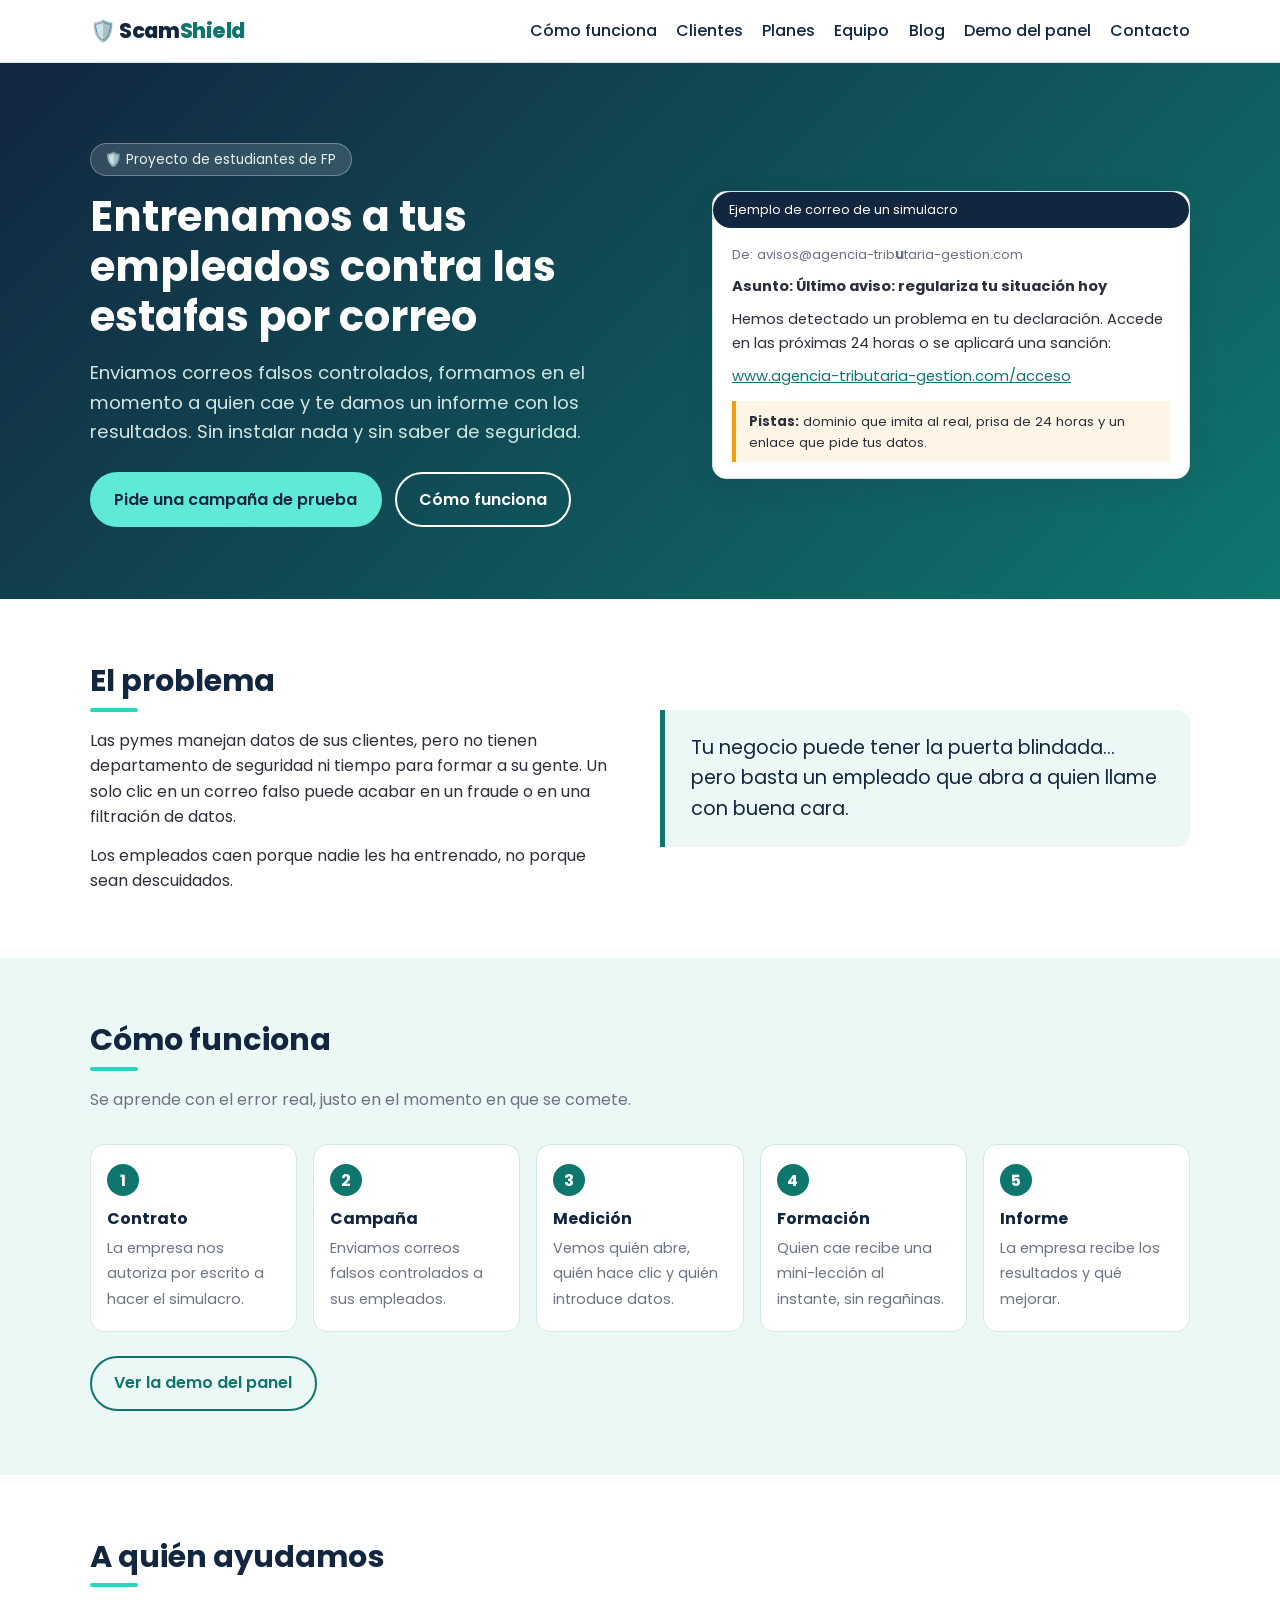
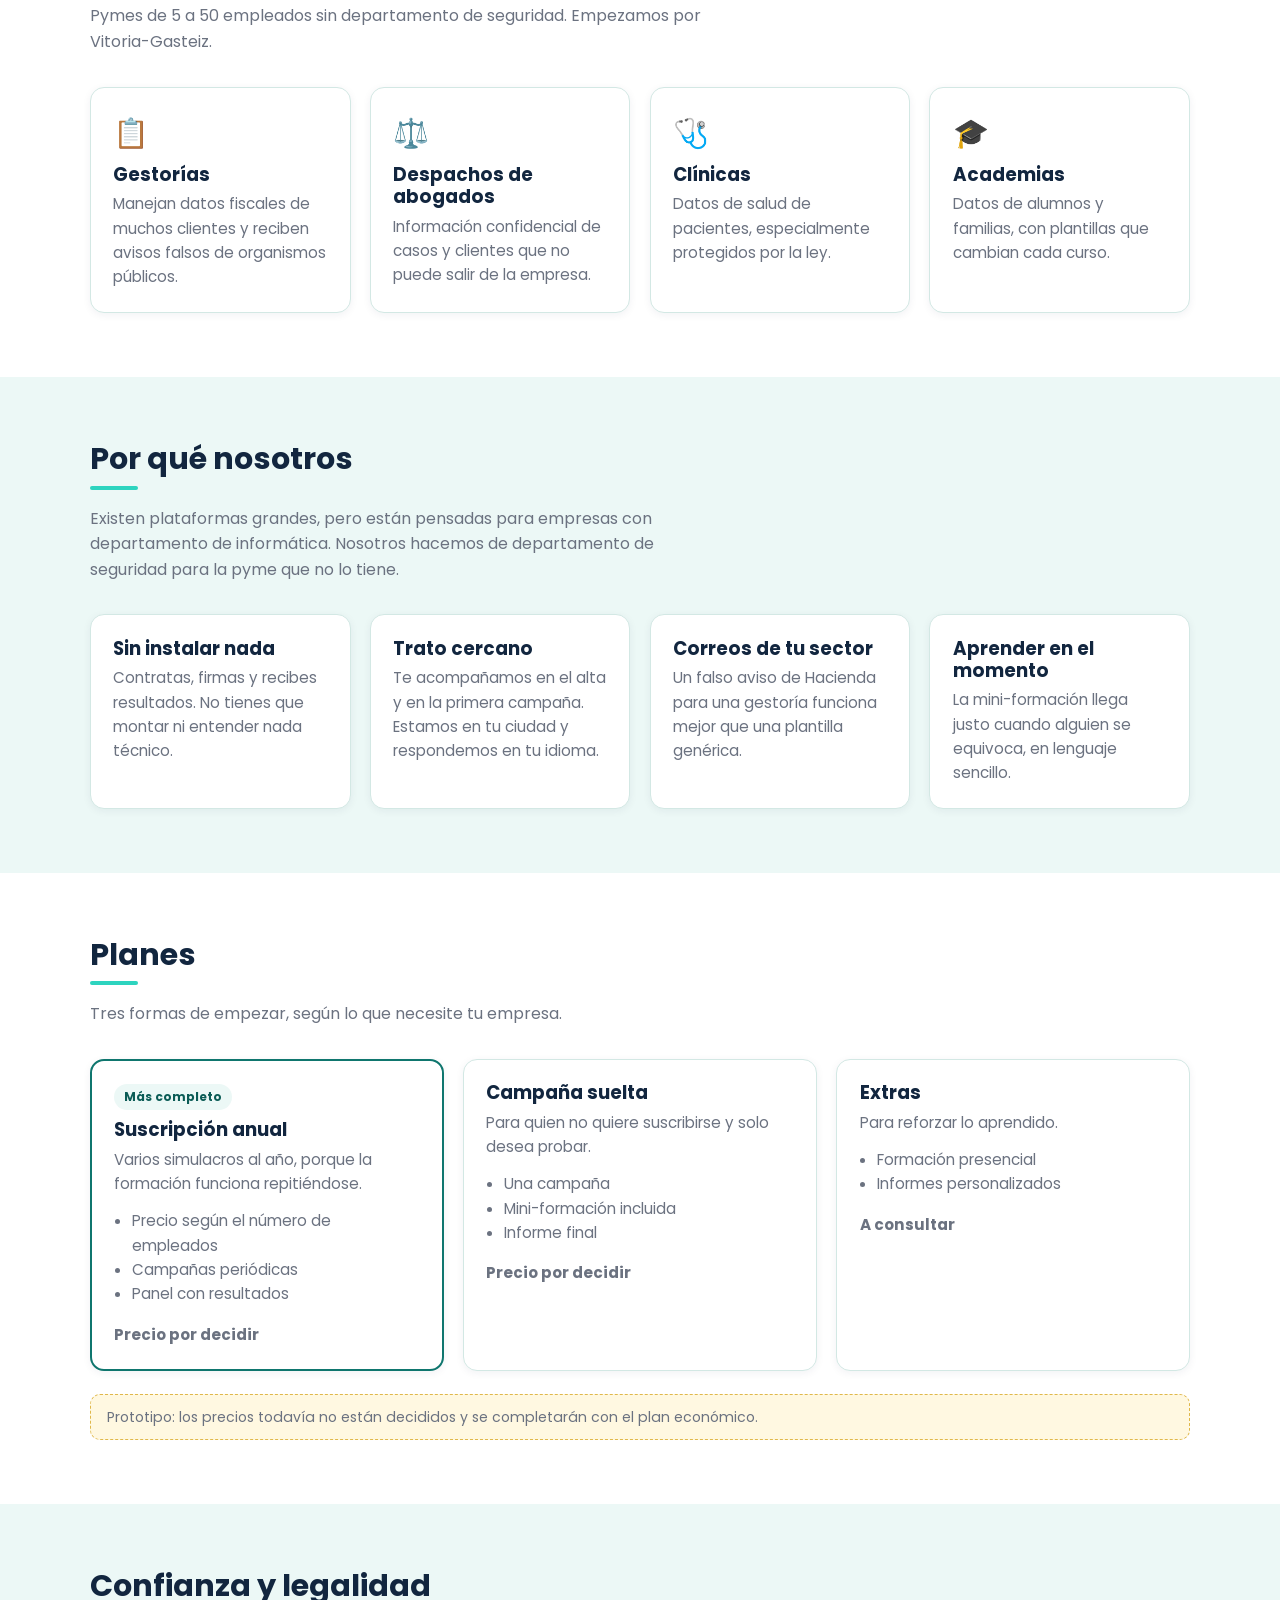
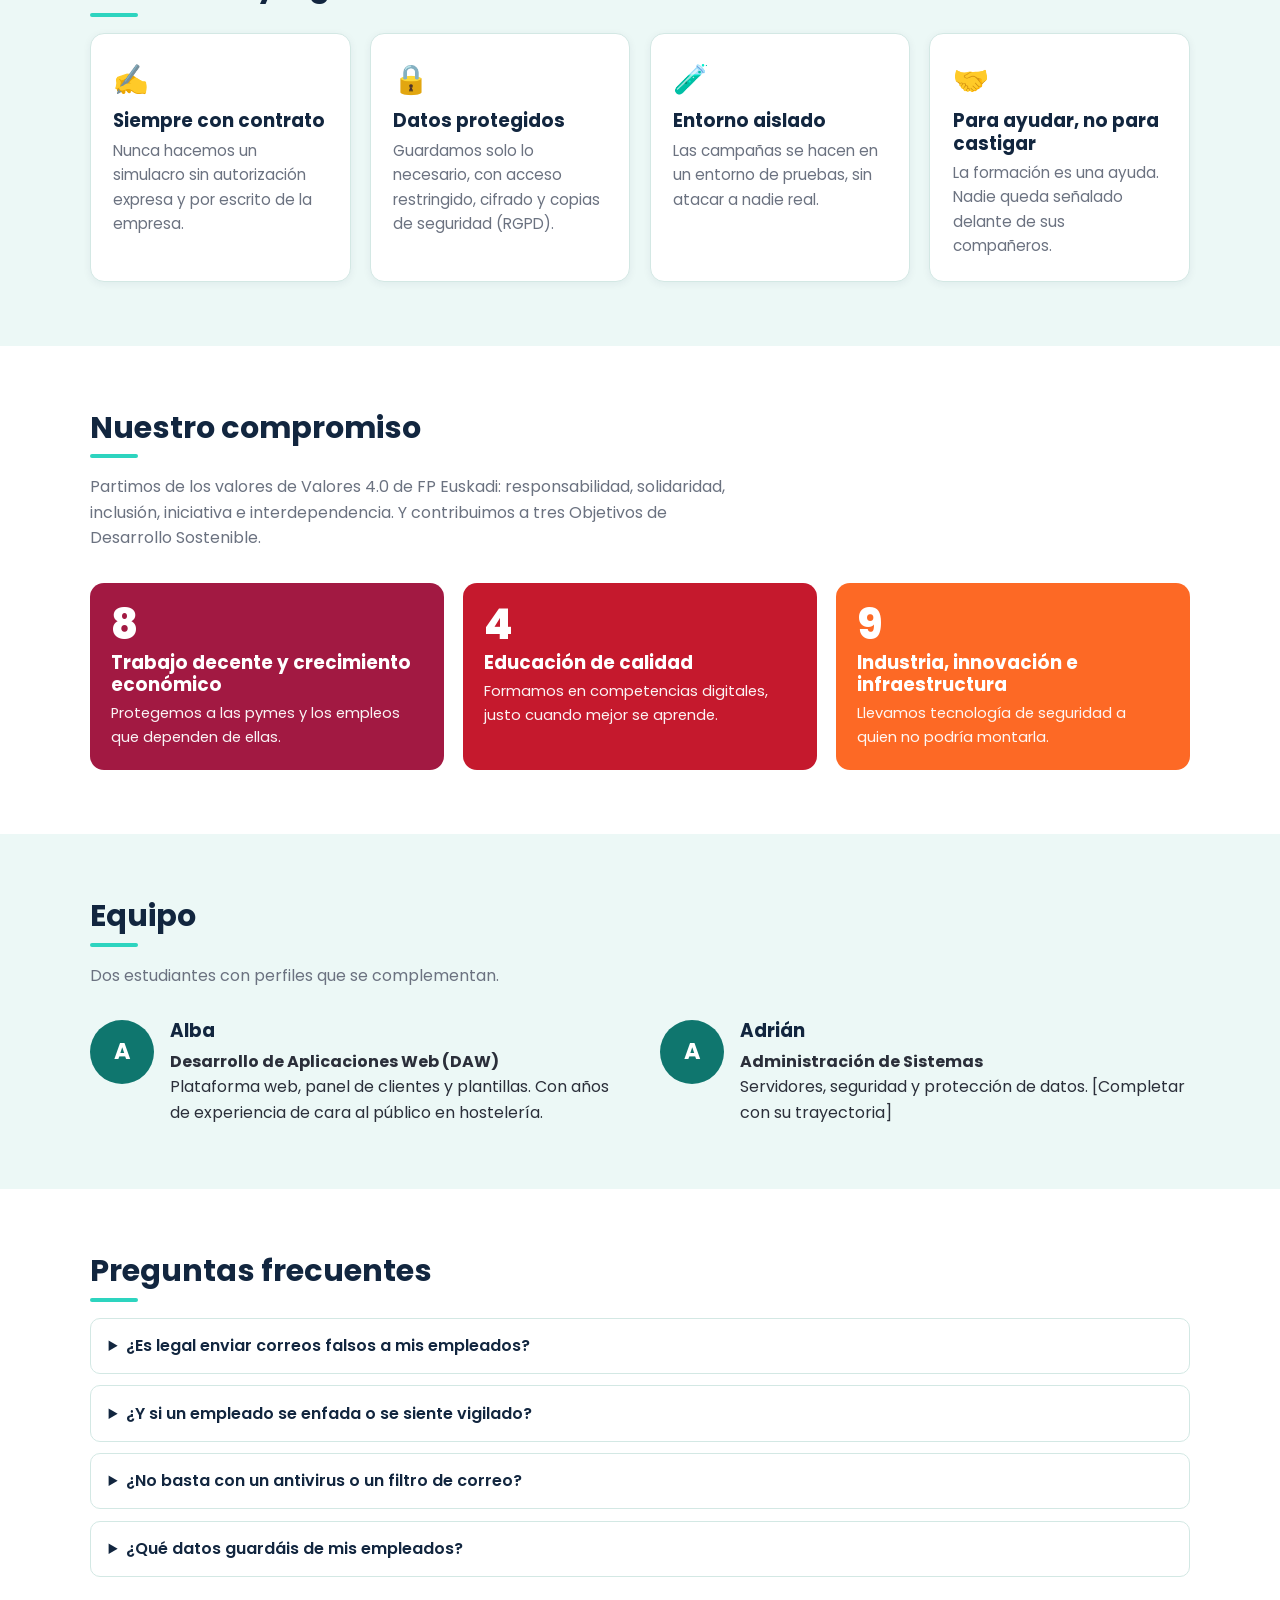
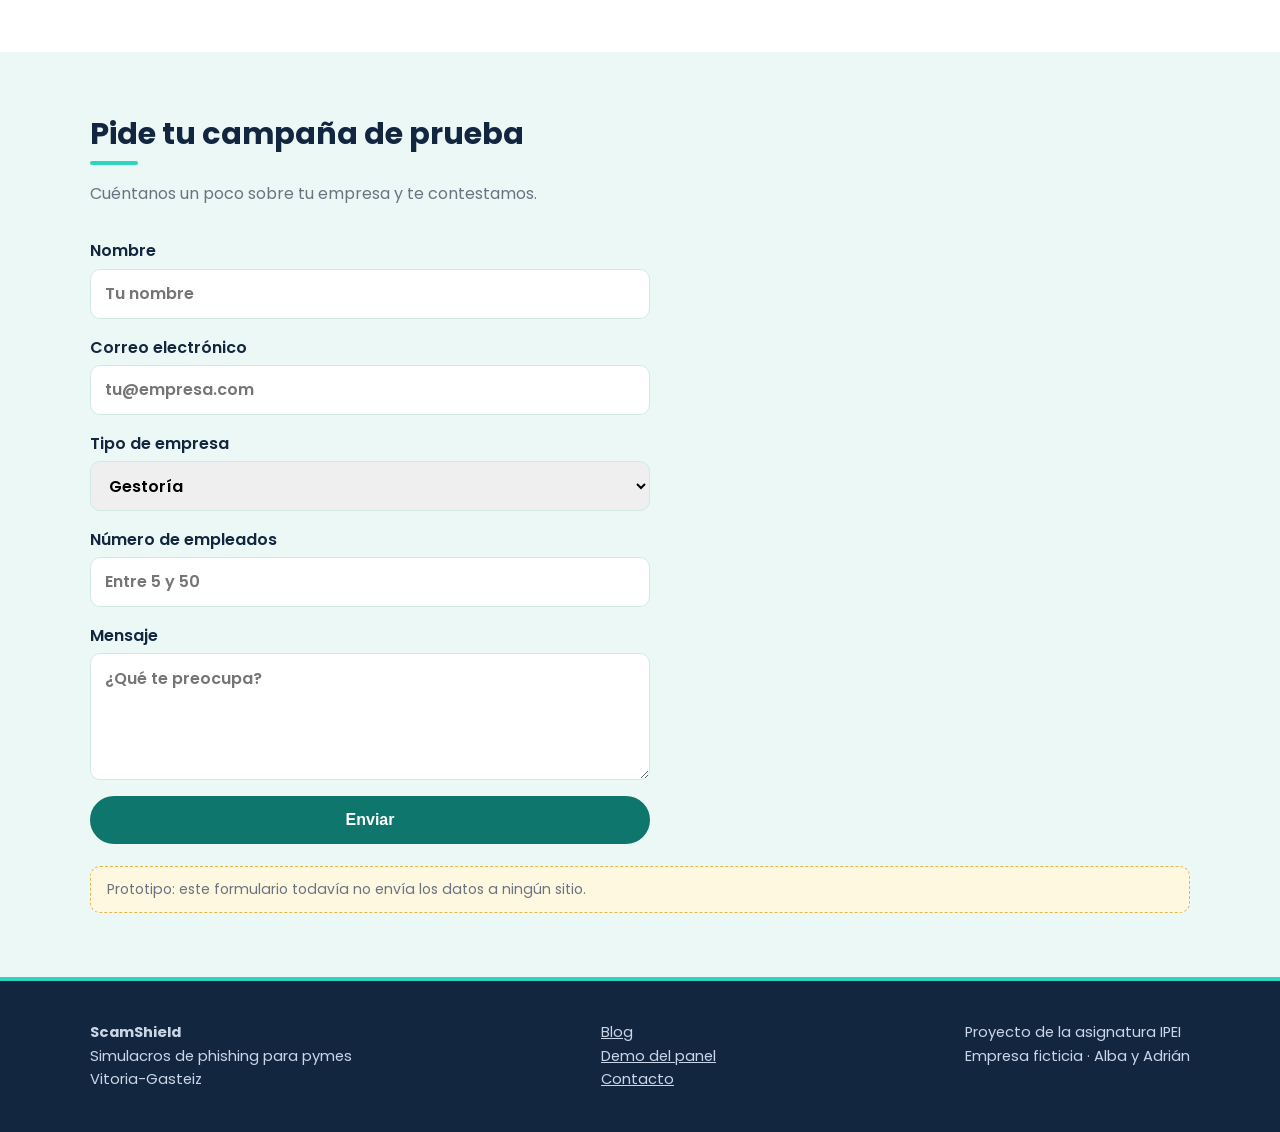
<file: index.html>
<!DOCTYPE html>
<html lang="es">
<head>
  <meta charset="UTF-8">
  <meta name="viewport" content="width=device-width, initial-scale=1.0">
  <title>ScamShield · Entrenamos a tus empleados contra las estafas por correo</title>
  <meta name="description" content="Simulacros de phishing y mini-formación para pymes. Servicio llave en mano, con trato cercano.">
  <link rel="preconnect" href="https://fonts.googleapis.com">
  <link href="https://fonts.googleapis.com/css2?family=Poppins:wght@400;500;600;700;800&display=swap" rel="stylesheet">
  <link rel="stylesheet" href="css/styles.css">
</head>
<body>

  
  <header class="cabecera">
    <div class="contenedor">
      <a class="logo" href="index.html">🛡️ Scam<span>Shield</span></a>
      <nav>
        <ul class="menu">
          <li><a href="#como-funciona">Cómo funciona</a></li>
          <li><a href="#clientes">Clientes</a></li>
          <li><a href="#planes">Planes</a></li>
          <li><a href="#equipo">Equipo</a></li>
          <li><a href="blog.html">Blog</a></li>
          <li><a href="panel.html">Demo del panel</a></li>
          <li><a href="#contacto">Contacto</a></li>
        </ul>
      </nav>
    </div>
  </header>

  <main>

    
    <section class="portada">
      <div class="contenedor">
        <div>
          <span class="insignia">🛡️ Proyecto de estudiantes de FP</span>
          <h1>Entrenamos a tus empleados contra las estafas por correo</h1>
          <p class="entradilla">
            Enviamos correos falsos controlados, formamos en el momento a quien cae
            y te damos un informe con los resultados. Sin instalar nada y sin saber de seguridad.
          </p>
          <div class="botones">
            <a class="boton" href="#contacto">Pide una campaña de prueba</a>
            <a class="boton secundario" href="#como-funciona">Cómo funciona</a>
          </div>
        </div>

        
        <aside class="correo-falso" aria-label="Ejemplo de correo falso de un simulacro">
          <div class="barra">Ejemplo de correo de un simulacro</div>
          <div class="cuerpo">
            <p class="de">De: avisos@agencia-trib<strong>u</strong>taria-gestion.com</p>
            <p><strong>Asunto: Último aviso: regulariza tu situación hoy</strong></p>
            <p>Hemos detectado un problema en tu declaración. Accede en las próximas 24 horas
               o se aplicará una sanción:</p>
            <p><span class="enlace-falso">www.agencia-tributaria-gestion.com/acceso</span></p>
            <div class="pista">
              <strong>Pistas:</strong> dominio que imita al real, prisa de 24 horas y un enlace que pide tus datos.
            </div>
          </div>
        </aside>
      </div>
    </section>

    
    <section id="problema">
      <div class="contenedor dos-columnas">
        <div>
          <h2>El problema</h2>
          <p>
            Las pymes manejan datos de sus clientes, pero no tienen departamento de seguridad
            ni tiempo para formar a su gente. Un solo clic en un correo falso puede acabar en
            un fraude o en una filtración de datos.
          </p>
          <p style="margin-top:0.8rem">
            Los empleados caen porque nadie les ha entrenado, no porque sean descuidados.
          </p>
        </div>
        <blockquote class="cita">
          Tu negocio puede tener la puerta blindada… pero basta un empleado que abra a quien
          llame con buena cara.
        </blockquote>
      </div>
    </section>

    
    <section id="como-funciona" class="fondo-suave">
      <div class="contenedor">
        <h2>Cómo funciona</h2>
        <p class="subtitulo-seccion">
          Se aprende con el error real, justo en el momento en que se comete.
        </p>
        <ol class="pasos">
          <li><strong>Contrato</strong><span>La empresa nos autoriza por escrito a hacer el simulacro.</span></li>
          <li><strong>Campaña</strong><span>Enviamos correos falsos controlados a sus empleados.</span></li>
          <li><strong>Medición</strong><span>Vemos quién abre, quién hace clic y quién introduce datos.</span></li>
          <li><strong>Formación</strong><span>Quien cae recibe una mini-lección al instante, sin regañinas.</span></li>
          <li><strong>Informe</strong><span>La empresa recibe los resultados y qué mejorar.</span></li>
        </ol>
        <p style="margin-top:1.5rem"><a class="boton secundario" href="panel.html">Ver la demo del panel</a></p>
      </div>
    </section>

    
    <section id="clientes">
      <div class="contenedor">
        <h2>A quién ayudamos</h2>
        <p class="subtitulo-seccion">
          Pymes de 5 a 50 empleados sin departamento de seguridad. Empezamos por Vitoria-Gasteiz.
        </p>
        <div class="rejilla">
          <article class="tarjeta"><div class="icono">📋</div><h3>Gestorías</h3><p>Manejan datos fiscales de muchos clientes y reciben avisos falsos de organismos públicos.</p></article>
          <article class="tarjeta"><div class="icono">⚖️</div><h3>Despachos de abogados</h3><p>Información confidencial de casos y clientes que no puede salir de la empresa.</p></article>
          <article class="tarjeta"><div class="icono">🩺</div><h3>Clínicas</h3><p>Datos de salud de pacientes, especialmente protegidos por la ley.</p></article>
          <article class="tarjeta"><div class="icono">🎓</div><h3>Academias</h3><p>Datos de alumnos y familias, con plantillas que cambian cada curso.</p></article>
        </div>
      </div>
    </section>

    
    <section class="fondo-suave" id="por-que">
      <div class="contenedor">
        <h2>Por qué nosotros</h2>
        <p class="subtitulo-seccion">
          Existen plataformas grandes, pero están pensadas para empresas con departamento de informática.
          Nosotros hacemos de departamento de seguridad para la pyme que no lo tiene.
        </p>
        <div class="rejilla">
          <article class="tarjeta"><h3>Sin instalar nada</h3><p>Contratas, firmas y recibes resultados. No tienes que montar ni entender nada técnico.</p></article>
          <article class="tarjeta"><h3>Trato cercano</h3><p>Te acompañamos en el alta y en la primera campaña. Estamos en tu ciudad y respondemos en tu idioma.</p></article>
          <article class="tarjeta"><h3>Correos de tu sector</h3><p>Un falso aviso de Hacienda para una gestoría funciona mejor que una plantilla genérica.</p></article>
          <article class="tarjeta"><h3>Aprender en el momento</h3><p>La mini-formación llega justo cuando alguien se equivoca, en lenguaje sencillo.</p></article>
        </div>
      </div>
    </section>

    
    <section id="planes">
      <div class="contenedor">
        <h2>Planes</h2>
        <p class="subtitulo-seccion">Tres formas de empezar, según lo que necesite tu empresa.</p>
        <div class="rejilla">
          <article class="tarjeta destacada">
            <span class="etiqueta">Más completo</span>
            <h3>Suscripción anual</h3>
            <p>Varios simulacros al año, porque la formación funciona repitiéndose.</p>
            <ul><li>Precio según el número de empleados</li><li>Campañas periódicas</li><li>Panel con resultados</li></ul>
            <p class="precio">Precio por decidir</p>
          </article>
          <article class="tarjeta">
            <h3>Campaña suelta</h3>
            <p>Para quien no quiere suscribirse y solo desea probar.</p>
            <ul><li>Una campaña</li><li>Mini-formación incluida</li><li>Informe final</li></ul>
            <p class="precio">Precio por decidir</p>
          </article>
          <article class="tarjeta">
            <h3>Extras</h3>
            <p>Para reforzar lo aprendido.</p>
            <ul><li>Formación presencial</li><li>Informes personalizados</li></ul>
            <p class="precio">A consultar</p>
          </article>
        </div>
        <p class="aviso-prototipo">
          Prototipo: los precios todavía no están decididos y se completarán con el plan económico.
        </p>
      </div>
    </section>

    
    <section class="fondo-suave" id="confianza">
      <div class="contenedor">
        <h2>Confianza y legalidad</h2>
        <div class="rejilla">
          <article class="tarjeta"><div class="icono">✍️</div><h3>Siempre con contrato</h3><p>Nunca hacemos un simulacro sin autorización expresa y por escrito de la empresa.</p></article>
          <article class="tarjeta"><div class="icono">🔒</div><h3>Datos protegidos</h3><p>Guardamos solo lo necesario, con acceso restringido, cifrado y copias de seguridad (RGPD).</p></article>
          <article class="tarjeta"><div class="icono">🧪</div><h3>Entorno aislado</h3><p>Las campañas se hacen en un entorno de pruebas, sin atacar a nadie real.</p></article>
          <article class="tarjeta"><div class="icono">🤝</div><h3>Para ayudar, no para castigar</h3><p>La formación es una ayuda. Nadie queda señalado delante de sus compañeros.</p></article>
        </div>
      </div>
    </section>

    
    <section id="ods">
      <div class="contenedor">
        <h2>Nuestro compromiso</h2>
        <p class="subtitulo-seccion">
          Partimos de los valores de Valores 4.0 de FP Euskadi: responsabilidad, solidaridad,
          inclusión, iniciativa e interdependencia. Y contribuimos a tres Objetivos de Desarrollo Sostenible.
        </p>
        <div class="ods">
          <div class="ficha ods8"><div class="numero">8</div><h3>Trabajo decente y crecimiento económico</h3><p>Protegemos a las pymes y los empleos que dependen de ellas.</p></div>
          <div class="ficha ods4"><div class="numero">4</div><h3>Educación de calidad</h3><p>Formamos en competencias digitales, justo cuando mejor se aprende.</p></div>
          <div class="ficha ods9"><div class="numero">9</div><h3>Industria, innovación e infraestructura</h3><p>Llevamos tecnología de seguridad a quien no podría montarla.</p></div>
        </div>
      </div>
    </section>

    
    <section class="fondo-suave" id="equipo">
      <div class="contenedor">
        <h2>Equipo</h2>
        <p class="subtitulo-seccion">Dos estudiantes con perfiles que se complementan.</p>
        <div class="dos-columnas">
          <div class="persona">
            <div class="avatar" aria-hidden="true">A</div>
            <div>
              <h3>Alba</h3>
              <p><strong>Desarrollo de Aplicaciones Web (DAW)</strong></p>
              <p>Plataforma web, panel de clientes y plantillas. Con años de experiencia de cara al público en hostelería.</p>
            </div>
          </div>
          <div class="persona">
            <div class="avatar" aria-hidden="true">A</div>
            <div>
              <h3>Adrián</h3>
              <p><strong>Administración de Sistemas</strong></p>
              <p>Servidores, seguridad y protección de datos. [Completar con su trayectoria]</p>
            </div>
          </div>
        </div>
      </div>
    </section>

    
    <section id="faq">
      <div class="contenedor">
        <h2>Preguntas frecuentes</h2>
        <details>
          <summary>¿Es legal enviar correos falsos a mis empleados?</summary>
          <p>Sí, siempre que la empresa lo contrate y autorice por escrito. Sin ese permiso sería un ataque real, por eso la firma es el primer paso.</p>
        </details>
        <details>
          <summary>¿Y si un empleado se enfada o se siente vigilado?</summary>
          <p>La formación se plantea como ayuda y la empresa explica el programa a su plantilla antes de empezar. Funciona como un simulacro de incendio: sirve para saber cómo reaccionar.</p>
        </details>
        <details>
          <summary>¿No basta con un antivirus o un filtro de correo?</summary>
          <p>Ayudan, pero ningún filtro lo para todo, y al final una persona decide si hace clic. Nosotros trabajamos esa última barrera.</p>
        </details>
        <details>
          <summary>¿Qué datos guardáis de mis empleados?</summary>
          <p>Solo lo necesario, con acceso restringido, cifrado y copias de seguridad, conforme al RGPD.</p>
        </details>
      </div>
    </section>

    
    <section class="fondo-suave" id="contacto">
      <div class="contenedor">
        <h2>Pide tu campaña de prueba</h2>
        <p class="subtitulo-seccion">Cuéntanos un poco sobre tu empresa y te contestamos.</p>
        
        <form class="formulario" action="#" method="post">
          <label>Nombre
            <input type="text" name="nombre" placeholder="Tu nombre" required>
          </label>
          <label>Correo electrónico
            <input type="email" name="correo" placeholder="tu@empresa.com" required>
          </label>
          <label>Tipo de empresa
            <select name="sector">
              <option>Gestoría</option>
              <option>Despacho de abogados</option>
              <option>Clínica</option>
              <option>Academia</option>
              <option>Otro</option>
            </select>
          </label>
          <label>Número de empleados
            <input type="number" name="empleados" min="1" max="50" placeholder="Entre 5 y 50">
          </label>
          <label>Mensaje
            <textarea name="mensaje" rows="4" placeholder="¿Qué te preocupa?"></textarea>
          </label>
          <button class="boton" type="submit">Enviar</button>
        </form>
        <p class="aviso-prototipo">Prototipo: este formulario todavía no envía los datos a ningún sitio.</p>
      </div>
    </section>

  </main>

  
  <footer class="pie">
    <div class="contenedor">
      <div>
        <strong>ScamShield</strong><br>
        Simulacros de phishing para pymes<br>
        Vitoria-Gasteiz
      </div>
      <div>
        <a href="blog.html">Blog</a><br>
        <a href="panel.html">Demo del panel</a><br>
        <a href="#contacto">Contacto</a>
      </div>
      <div>
        Proyecto de la asignatura IPEI<br>
        Empresa ficticia · Alba y Adrián
      </div>
    </div>
  </footer>

</body>
</html>
</file>
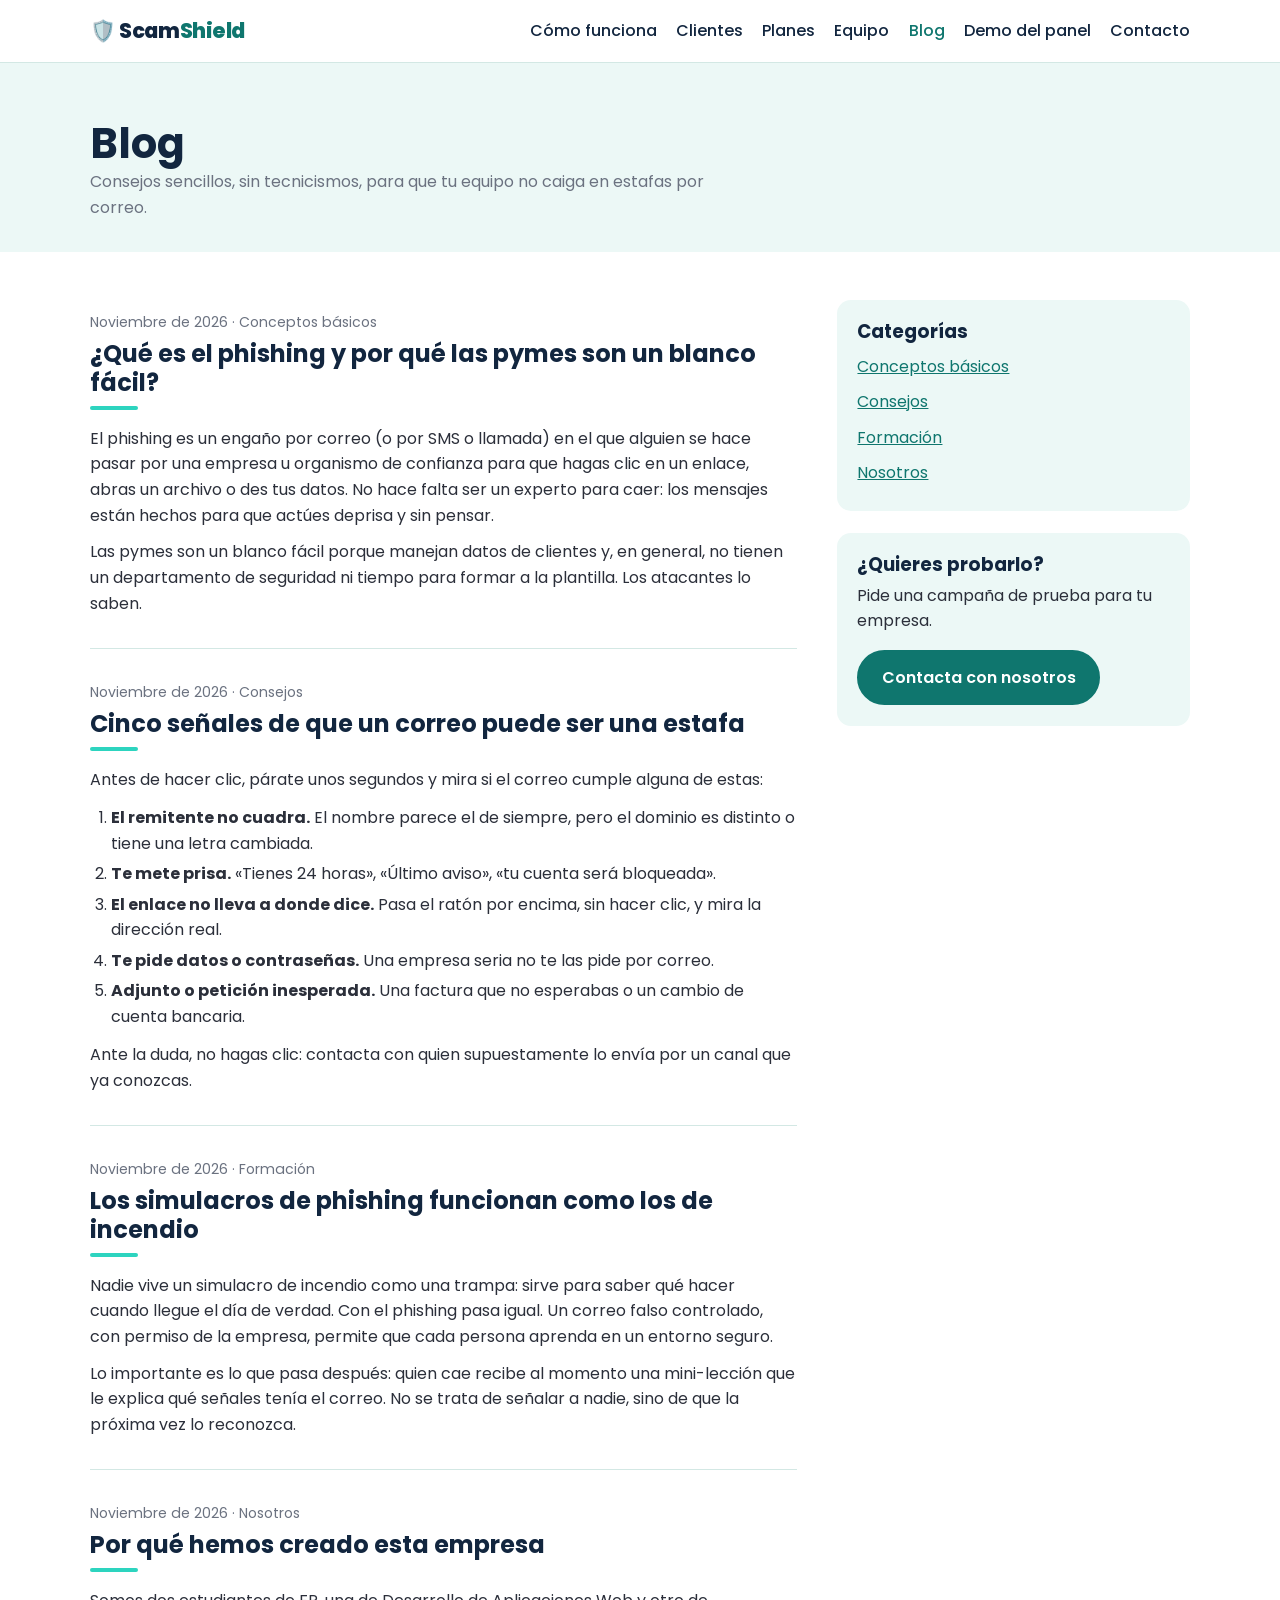
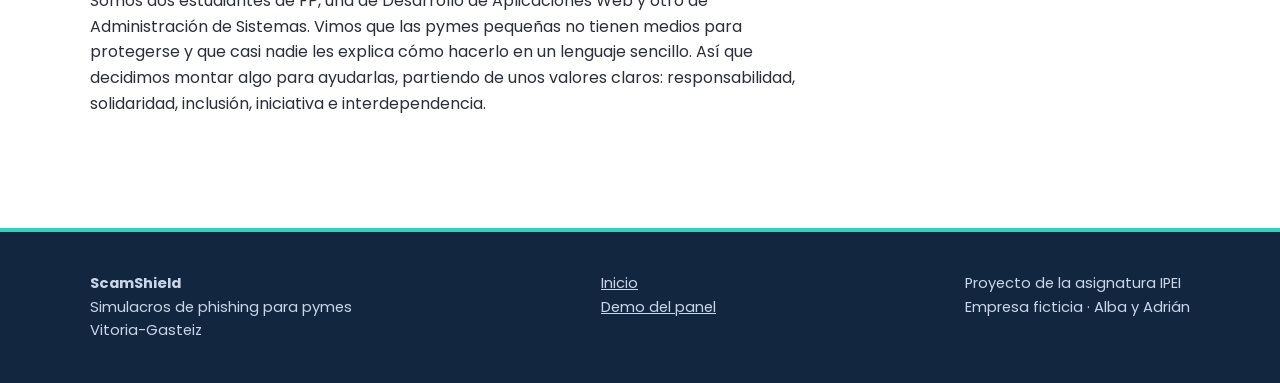
<file: blog.html>
<!DOCTYPE html>
<html lang="es">
<head>
  <meta charset="UTF-8">
  <meta name="viewport" content="width=device-width, initial-scale=1.0">
  <title>Blog · ScamShield</title>
  <meta name="description" content="Consejos sencillos para reconocer correos falsos y proteger a tu empresa.">
  <link rel="preconnect" href="https://fonts.googleapis.com">
  <link href="https://fonts.googleapis.com/css2?family=Poppins:wght@400;500;600;700;800&display=swap" rel="stylesheet">
  <link rel="stylesheet" href="css/styles.css">
</head>
<body>

  <header class="cabecera">
    <div class="contenedor">
      <a class="logo" href="index.html">🛡️ Scam<span>Shield</span></a>
      <nav>
        <ul class="menu">
          <li><a href="index.html#como-funciona">Cómo funciona</a></li>
          <li><a href="index.html#clientes">Clientes</a></li>
          <li><a href="index.html#planes">Planes</a></li>
          <li><a href="index.html#equipo">Equipo</a></li>
          <li><a class="activo" href="blog.html">Blog</a></li>
          <li><a href="panel.html">Demo del panel</a></li>
          <li><a href="index.html#contacto">Contacto</a></li>
        </ul>
      </nav>
    </div>
  </header>

  <div class="cabecera-blog">
    <div class="contenedor">
      <h1>Blog</h1>
      <p class="subtitulo-seccion" style="margin-bottom:0">
        Consejos sencillos, sin tecnicismos, para que tu equipo no caiga en estafas por correo.
      </p>
    </div>
  </div>

  <main class="contenedor blog-layout">

    <div>

      <article class="entrada" id="que-es-phishing">
        <p class="meta">Noviembre de 2026 · Conceptos básicos</p>
        <h2>¿Qué es el phishing y por qué las pymes son un blanco fácil?</h2>
        <p>
          El phishing es un engaño por correo (o por SMS o llamada) en el que alguien se hace pasar
          por una empresa u organismo de confianza para que hagas clic en un enlace, abras un archivo
          o des tus datos. No hace falta ser un experto para caer: los mensajes están hechos para
          que actúes deprisa y sin pensar.
        </p>
        <p>
          Las pymes son un blanco fácil porque manejan datos de clientes y, en general, no tienen un
          departamento de seguridad ni tiempo para formar a la plantilla. Los atacantes lo saben.
        </p>
      </article>

      <article class="entrada" id="cinco-senales">
        <p class="meta">Noviembre de 2026 · Consejos</p>
        <h2>Cinco señales de que un correo puede ser una estafa</h2>
        <p>Antes de hacer clic, párate unos segundos y mira si el correo cumple alguna de estas:</p>
        <ol>
          <li><strong>El remitente no cuadra.</strong> El nombre parece el de siempre, pero el dominio es distinto o tiene una letra cambiada.</li>
          <li><strong>Te mete prisa.</strong> «Tienes 24 horas», «Último aviso», «tu cuenta será bloqueada».</li>
          <li><strong>El enlace no lleva a donde dice.</strong> Pasa el ratón por encima, sin hacer clic, y mira la dirección real.</li>
          <li><strong>Te pide datos o contraseñas.</strong> Una empresa seria no te las pide por correo.</li>
          <li><strong>Adjunto o petición inesperada.</strong> Una factura que no esperabas o un cambio de cuenta bancaria.</li>
        </ol>
        <p>
          Ante la duda, no hagas clic: contacta con quien supuestamente lo envía por un canal que ya conozcas.
        </p>
      </article>

      <article class="entrada" id="simulacro-incendio">
        <p class="meta">Noviembre de 2026 · Formación</p>
        <h2>Los simulacros de phishing funcionan como los de incendio</h2>
        <p>
          Nadie vive un simulacro de incendio como una trampa: sirve para saber qué hacer cuando
          llegue el día de verdad. Con el phishing pasa igual. Un correo falso controlado, con permiso
          de la empresa, permite que cada persona aprenda en un entorno seguro.
        </p>
        <p>
          Lo importante es lo que pasa después: quien cae recibe al momento una mini-lección que le
          explica qué señales tenía el correo. No se trata de señalar a nadie, sino de que la próxima
          vez lo reconozca.
        </p>
      </article>

      <article class="entrada" id="valores">
        <p class="meta">Noviembre de 2026 · Nosotros</p>
        <h2>Por qué hemos creado esta empresa</h2>
        <p>
          Somos dos estudiantes de FP, una de Desarrollo de Aplicaciones Web y otro de Administración
          de Sistemas. Vimos que las pymes pequeñas no tienen medios para protegerse y que casi nadie
          les explica cómo hacerlo en un lenguaje sencillo. Así que decidimos montar algo para
          ayudarlas, partiendo de unos valores claros: responsabilidad, solidaridad, inclusión,
          iniciativa e interdependencia.
        </p>
      </article>

    </div>

    <aside class="lateral">
      <div class="caja">
        <h3>Categorías</h3>
        <ul>
          <li><a href="#que-es-phishing">Conceptos básicos</a></li>
          <li><a href="#cinco-senales">Consejos</a></li>
          <li><a href="#simulacro-incendio">Formación</a></li>
          <li><a href="#valores">Nosotros</a></li>
        </ul>
      </div>
      <div class="caja">
        <h3>¿Quieres probarlo?</h3>
        <p style="margin-bottom:1rem">Pide una campaña de prueba para tu empresa.</p>
        <a class="boton" href="index.html#contacto">Contacta con nosotros</a>
      </div>
    </aside>

  </main>

  <footer class="pie">
    <div class="contenedor">
      <div><strong>ScamShield</strong><br>Simulacros de phishing para pymes<br>Vitoria-Gasteiz</div>
      <div><a href="index.html">Inicio</a><br><a href="panel.html">Demo del panel</a></div>
      <div>Proyecto de la asignatura IPEI<br>Empresa ficticia · Alba y Adrián</div>
    </div>
  </footer>

</body>
</html>
</file>
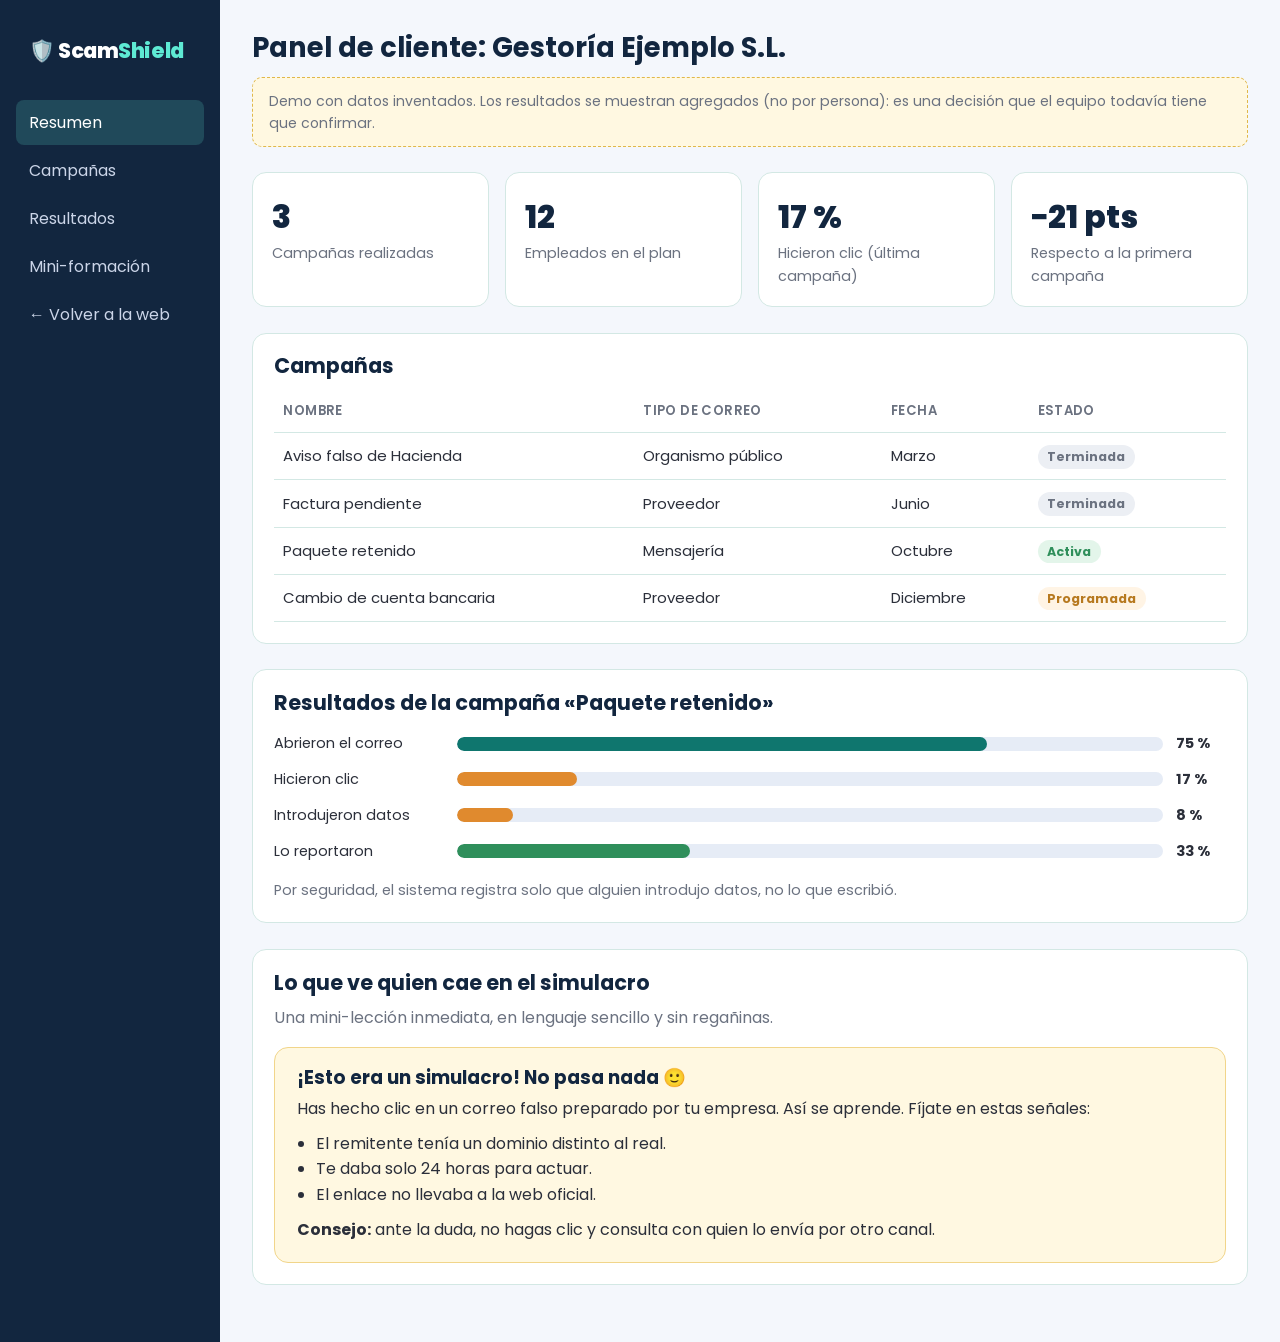
<file: panel.html>
<!DOCTYPE html>
<html lang="es">
<head>
  <meta charset="UTF-8">
  <meta name="viewport" content="width=device-width, initial-scale=1.0">
  <title>Demo del panel · ScamShield</title>
  <link rel="preconnect" href="https://fonts.googleapis.com">
  <link href="https://fonts.googleapis.com/css2?family=Poppins:wght@400;500;600;700;800&display=swap" rel="stylesheet">
  <link rel="stylesheet" href="css/styles.css">
</head>
<body>

  <div class="panel-layout">

    
    <aside class="panel-lateral">
      <a class="logo" href="index.html">🛡️ Scam<span style="color:#5eead4">Shield</span></a>
      <nav>
        <a class="activo" href="#resumen">Resumen</a>
        <a href="#campanas">Campañas</a>
        <a href="#resultados">Resultados</a>
        <a href="#formacion">Mini-formación</a>
        <a href="index.html">← Volver a la web</a>
      </nav>
    </aside>

    <main class="panel-principal">

      <h1>Panel de cliente: Gestoría Ejemplo S.L.</h1>
      <p class="aviso-prototipo">
        Demo con datos inventados. Los resultados se muestran agregados (no por persona):
        es una decisión que el equipo todavía tiene que confirmar.
      </p>

      
      <section id="resumen" style="padding:0">
        <div class="indicadores">
          <div class="indicador"><div class="valor">3</div><div class="nombre">Campañas realizadas</div></div>
          <div class="indicador"><div class="valor">12</div><div class="nombre">Empleados en el plan</div></div>
          <div class="indicador"><div class="valor">17 %</div><div class="nombre">Hicieron clic (última campaña)</div></div>
          <div class="indicador"><div class="valor">−21 pts</div><div class="nombre">Respecto a la primera campaña</div></div>
        </div>
      </section>

      
      <section id="campanas" style="padding:0">
        <div class="bloque-panel">
          <h2 style="font-size:1.3rem">Campañas</h2>
          <table>
            <thead>
              <tr><th>Nombre</th><th>Tipo de correo</th><th>Fecha</th><th>Estado</th></tr>
            </thead>
            <tbody>
              <tr><td>Aviso falso de Hacienda</td><td>Organismo público</td><td>Marzo</td><td><span class="estado terminada">Terminada</span></td></tr>
              <tr><td>Factura pendiente</td><td>Proveedor</td><td>Junio</td><td><span class="estado terminada">Terminada</span></td></tr>
              <tr><td>Paquete retenido</td><td>Mensajería</td><td>Octubre</td><td><span class="estado activa">Activa</span></td></tr>
              <tr><td>Cambio de cuenta bancaria</td><td>Proveedor</td><td>Diciembre</td><td><span class="estado programada">Programada</span></td></tr>
            </tbody>
          </table>
        </div>
      </section>

      
      <section id="resultados" style="padding:0">
        <div class="bloque-panel">
          <h2 style="font-size:1.3rem">Resultados de la campaña «Paquete retenido»</h2>
          <div class="grafico" style="margin-top:1rem">
            <div class="fila-grafico">
              <span>Abrieron el correo</span>
              <div class="barra-fondo"><div class="barra" style="width:75%"></div></div>
              <strong>75 %</strong>
            </div>
            <div class="fila-grafico">
              <span>Hicieron clic</span>
              <div class="barra-fondo"><div class="barra alerta" style="width:17%"></div></div>
              <strong>17 %</strong>
            </div>
            <div class="fila-grafico">
              <span>Introdujeron datos</span>
              <div class="barra-fondo"><div class="barra alerta" style="width:8%"></div></div>
              <strong>8 %</strong>
            </div>
            <div class="fila-grafico">
              <span>Lo reportaron</span>
              <div class="barra-fondo"><div class="barra bien" style="width:33%"></div></div>
              <strong>33 %</strong>
            </div>
          </div>
          <p style="margin-top:1rem;color:var(--gris);font-size:0.9rem">
            Por seguridad, el sistema registra solo que alguien introdujo datos, no lo que escribió.
          </p>
        </div>
      </section>

      
      <section id="formacion" style="padding:0">
        <div class="bloque-panel">
          <h2 style="font-size:1.3rem">Lo que ve quien cae en el simulacro</h2>
          <p style="color:var(--gris);margin:0.4rem 0 1rem">
            Una mini-lección inmediata, en lenguaje sencillo y sin regañinas.
          </p>
          <div class="formacion">
            <h3>¡Esto era un simulacro! No pasa nada 🙂</h3>
            <p>Has hecho clic en un correo falso preparado por tu empresa. Así se aprende. Fíjate en estas señales:</p>
            <ul style="margin:0.6rem 0 0.6rem 1.2rem">
              <li>El remitente tenía un dominio distinto al real.</li>
              <li>Te daba solo 24 horas para actuar.</li>
              <li>El enlace no llevaba a la web oficial.</li>
            </ul>
            <p><strong>Consejo:</strong> ante la duda, no hagas clic y consulta con quien lo envía por otro canal.</p>
          </div>
        </div>
      </section>

    </main>
  </div>

</body>
</html>
</file>
<file: css/styles.css>
:root {
  --tinta: #12263f;        
  --acento: #0f766e;       
  --acento-oscuro: #0b5c56;
  --suave: #ecf8f6;        
  --texto: #2b2f3a;
  --gris: #6b7280;
  --borde: #d3e8e4;
  --blanco: #ffffff;
  --verde: #2f8f5b;
  --rojo: #c0392b;
  --radio: 14px;
  --ancho-max: 1100px;
}


* { box-sizing: border-box; margin: 0; padding: 0; }

html { scroll-behavior: smooth; }

body {
  font-family: "Poppins", "Segoe UI", Arial, sans-serif;
  color: var(--texto);
  background: var(--blanco);
  line-height: 1.6;
}

img { max-width: 100%; display: block; }
a { color: var(--acento); }

h1, h2, h3 { color: var(--tinta); line-height: 1.2; }
h1 { font-size: 2.6rem; }
h2 { font-size: 1.9rem; margin-bottom: 0.6rem; }
h3 { font-size: 1.15rem; margin-bottom: 0.4rem; }

.contenedor {
  width: min(100% - 2rem, var(--ancho-max));
  margin-inline: auto;
}

section { padding: 4rem 0; }
.contenedor h2::after {
  content: "";
  display: block;
  width: 48px;
  height: 4px;
  border-radius: 4px;
  background: #2dd4bf;
  margin-top: 0.5rem;
}
.contenedor h2 { margin-bottom: 1rem; }
.fondo-suave { background: var(--suave); }

.subtitulo-seccion {
  color: var(--gris);
  max-width: 640px;
  margin-bottom: 2rem;
}


.boton {
  display: inline-block;
  padding: 0.8rem 1.4rem;
  border-radius: 999px;
  background: var(--acento);
  color: var(--blanco);
  text-decoration: none;
  font-weight: 600;
  border: 2px solid var(--acento);
  cursor: pointer;
  font-size: 1rem;
}
.boton:hover { background: var(--acento-oscuro); border-color: var(--acento-oscuro); }
.boton.secundario { background: transparent; color: var(--acento); }
.boton.secundario:hover { background: var(--suave); }


.cabecera {
  position: sticky;
  top: 0;
  z-index: 10;
  background: var(--blanco);
  border-bottom: 1px solid var(--borde);
}
.cabecera .contenedor {
  display: flex;
  align-items: center;
  justify-content: space-between;
  padding: 0.9rem 0;
  gap: 1rem;
  flex-wrap: wrap;
}
.logo {
  font-weight: 800;
  font-size: 1.3rem;
  color: var(--tinta);
  text-decoration: none;
}
.logo span { color: var(--acento); }
.logo { letter-spacing: -0.02em; }

.menu { display: flex; gap: 1.2rem; list-style: none; flex-wrap: wrap; }
.menu a { color: var(--tinta); text-decoration: none; font-weight: 500; }
.menu a:hover, .menu a.activo { color: var(--acento); }




.portada { padding: 5rem 0 4.5rem; background: linear-gradient(135deg, #12263f 0%, #0f766e 100%); color: #e6f4f1; }
.portada h1 { color: var(--blanco); }
.insignia {
  display: inline-block;
  background: rgba(255, 255, 255, 0.14);
  border: 1px solid rgba(255, 255, 255, 0.3);
  padding: 0.3rem 0.9rem;
  border-radius: 999px;
  font-size: 0.85rem;
  margin-bottom: 1rem;
}
.portada .boton { background: #5eead4; border-color: #5eead4; color: var(--tinta); }
.portada .boton:hover { background: #99f6e4; border-color: #99f6e4; }
.portada .boton.secundario { background: transparent; border-color: var(--blanco); color: var(--blanco); }
.portada .boton.secundario:hover { background: rgba(255, 255, 255, 0.12); }
.portada .contenedor {
  display: grid;
  grid-template-columns: 1.2fr 1fr;
  gap: 3rem;
  align-items: center;
}
.portada p.entradilla { font-size: 1.15rem; margin: 1rem 0 1.6rem; color: #cfe6e2; }
.portada .botones { display: flex; gap: 0.8rem; flex-wrap: wrap; }


.correo-falso {
  background: var(--blanco);
  border: 1px solid var(--borde);
  border-radius: var(--radio);
  box-shadow: 0 10px 30px rgba(31, 42, 68, 0.12);
  overflow: hidden;
  font-size: 0.92rem;
  color: var(--texto);  
}
.correo-falso .barra { background: var(--tinta); color: var(--blanco); padding: 0.5rem 1rem; font-size: 0.8rem; }
.correo-falso .cuerpo { padding: 1rem 1.2rem; }
.correo-falso .cuerpo p { margin-bottom: 0.6rem; }
.correo-falso .de { color: var(--gris); font-size: 0.82rem; }
.correo-falso .enlace-falso { color: var(--acento); text-decoration: underline; }
.correo-falso .pista {
  background: #fff4e5;
  border-left: 4px solid #f59e0b;
  padding: 0.6rem 0.8rem;
  font-size: 0.82rem;
  margin-top: 0.8rem;
}


.dos-columnas { display: grid; grid-template-columns: 1fr 1fr; gap: 2.5rem; align-items: center; }
.cita {
  background: var(--suave);
  border-left: 5px solid var(--acento);
  padding: 1.4rem 1.6rem;
  border-radius: 0 var(--radio) var(--radio) 0;
  font-size: 1.2rem;
  color: var(--tinta);
}


.pasos { display: grid; grid-template-columns: repeat(5, 1fr); gap: 1rem; list-style: none; counter-reset: paso; }
.pasos li {
  counter-increment: paso;
  background: var(--blanco);
  border: 1px solid var(--borde);
  border-radius: var(--radio);
  padding: 1.2rem 1rem;
  position: relative;
}
.pasos li::before {
  content: counter(paso);
  display: inline-grid;
  place-items: center;
  width: 2rem;
  height: 2rem;
  border-radius: 50%;
  background: var(--acento);
  color: var(--blanco);
  font-weight: 700;
  margin-bottom: 0.6rem;
}
.pasos li strong { display: block; color: var(--tinta); margin-bottom: 0.2rem; }
.pasos li span { font-size: 0.9rem; color: var(--gris); }


.rejilla { display: grid; grid-template-columns: repeat(auto-fit, minmax(230px, 1fr)); gap: 1.2rem; }
.tarjeta {
  background: var(--blanco);
  border: 1px solid var(--borde);
  border-radius: var(--radio);
  padding: 1.4rem;
  box-shadow: 0 2px 8px rgba(18, 38, 63, 0.06);
  transition: transform 0.15s, box-shadow 0.15s;
}
.tarjeta:hover { transform: translateY(-3px); box-shadow: 0 8px 20px rgba(18, 38, 63, 0.12); }
.tarjeta .icono { font-size: 1.8rem; margin-bottom: 0.5rem; }
.tarjeta p { color: var(--gris); font-size: 0.95rem; }
.tarjeta.destacada { border: 2px solid var(--acento); }
.etiqueta {
  display: inline-block;
  font-size: 0.75rem;
  font-weight: 700;
  background: var(--suave);
  color: var(--acento-oscuro);
  padding: 0.2rem 0.6rem;
  border-radius: 999px;
  margin-bottom: 0.6rem;
}


.tarjeta ul { margin: 0.8rem 0 1rem 1.1rem; color: var(--gris); font-size: 0.95rem; }
.precio { font-weight: 700; color: var(--tinta); font-size: 1.05rem; }
.aviso-prototipo {
  margin-top: 1.4rem;
  font-size: 0.88rem;
  color: var(--gris);
  background: #fff8e1;
  border: 1px dashed #e0b84a;
  border-radius: 10px;
  padding: 0.7rem 1rem;
}


.ods { display: grid; grid-template-columns: repeat(auto-fit, minmax(240px, 1fr)); gap: 1.2rem; }
.ods .ficha { border-radius: var(--radio); color: var(--blanco); padding: 1.3rem; }
.ods .ficha .numero { font-size: 2.6rem; font-weight: 800; line-height: 1; }
.ods .ficha h3 { color: var(--blanco); margin: 0.4rem 0; }
.ods .ficha p { font-size: 0.92rem; opacity: 0.95; }
.ods .ods8 { background: #a21942; }
.ods .ods4 { background: #c5192d; }
.ods .ods9 { background: #fd6925; }


.persona { display: flex; gap: 1rem; align-items: flex-start; }
.avatar {
  flex: 0 0 64px;
  height: 64px;
  border-radius: 50%;
  background: var(--acento);
  color: var(--blanco);
  display: grid;
  place-items: center;
  font-weight: 700;
  font-size: 1.4rem;
}


.formulario { display: grid; gap: 1rem; max-width: 560px; }
.formulario label { font-weight: 600; color: var(--tinta); display: grid; gap: 0.3rem; }
.formulario input,
.formulario select,
.formulario textarea {
  padding: 0.7rem 0.9rem;
  border: 1px solid var(--borde);
  border-radius: 10px;
  font: inherit;
}
.formulario input:focus,
.formulario select:focus,
.formulario textarea:focus { outline: 3px solid var(--suave); border-color: var(--acento); }


details {
  background: var(--blanco);
  border: 1px solid var(--borde);
  border-radius: 10px;
  padding: 0.9rem 1.1rem;
  margin-bottom: 0.7rem;
}
details summary { cursor: pointer; font-weight: 600; color: var(--tinta); }
details p { margin-top: 0.6rem; color: var(--gris); }


.cabecera-blog { padding: 3.5rem 0 2rem; background: var(--suave); }
.blog-layout { display: grid; grid-template-columns: 2fr 1fr; gap: 2.5rem; padding: 3rem 0; }
.entrada {
  border-bottom: 1px solid var(--borde);
  padding-bottom: 2rem;
  margin-bottom: 2rem;
}
.entrada:last-child { border-bottom: none; }
.entrada .meta { color: var(--gris); font-size: 0.88rem; margin-bottom: 0.4rem; }
.entrada h2 { font-size: 1.5rem; }
.entrada p { margin-top: 0.7rem; }
.entrada ul, .entrada ol { margin: 0.8rem 0 0.8rem 1.3rem; }
.entrada li { margin-bottom: 0.3rem; }
.lateral .caja {
  background: var(--suave);
  border-radius: var(--radio);
  padding: 1.3rem;
  margin-bottom: 1.4rem;
}
.lateral ul { list-style: none; }
.lateral li { padding: 0.3rem 0; }


.panel-layout { display: grid; grid-template-columns: 220px 1fr; min-height: 100vh; background: #f4f7fc; }
.panel-lateral { background: var(--tinta); color: var(--blanco); padding: 1.5rem 1rem; }
.panel-lateral .logo { color: var(--blanco); display: block; margin-bottom: 1.5rem; }
.panel-lateral a {
  display: block;
  color: #cbd5e8;
  text-decoration: none;
  padding: 0.6rem 0.8rem;
  border-radius: 8px;
  margin-bottom: 0.2rem;
}
.panel-lateral a:hover, .panel-lateral a.activo { background: rgba(94, 234, 212, 0.18); color: var(--blanco); }
.panel-principal { padding: 2rem; min-width: 0; }  
.panel-principal h1 { font-size: 1.7rem; }
.panel-principal .aviso-prototipo { margin: 0.8rem 0 1.6rem; }

.indicadores { display: grid; grid-template-columns: repeat(auto-fit, minmax(190px, 1fr)); gap: 1rem; margin-bottom: 1.6rem; }
.indicador { background: var(--blanco); border-radius: var(--radio); padding: 1.1rem 1.2rem; border: 1px solid var(--borde); }
.indicador .valor { font-size: 2rem; font-weight: 800; color: var(--tinta); }
.indicador .nombre { color: var(--gris); font-size: 0.9rem; }

.bloque-panel { background: var(--blanco); border-radius: var(--radio); border: 1px solid var(--borde); padding: 1.3rem; margin-bottom: 1.6rem; }

table { width: 100%; border-collapse: collapse; font-size: 0.93rem; }
th, td { text-align: left; padding: 0.7rem 0.6rem; border-bottom: 1px solid var(--borde); }
th { color: var(--gris); font-weight: 600; font-size: 0.82rem; text-transform: uppercase; letter-spacing: 0.03em; }
.estado { font-size: 0.78rem; font-weight: 700; padding: 0.2rem 0.6rem; border-radius: 999px; }
.estado.activa { background: #e3f5ea; color: var(--verde); }
.estado.terminada { background: #eceff4; color: var(--gris); }
.estado.programada { background: #fff4e5; color: #b7791f; }


.grafico { display: grid; gap: 0.8rem; }
.fila-grafico { display: grid; grid-template-columns: 170px 1fr 50px; gap: 0.8rem; align-items: center; font-size: 0.9rem; }
.barra-fondo { background: #e6ecf6; border-radius: 999px; height: 14px; overflow: hidden; }
.barra { height: 100%; border-radius: 999px; background: var(--acento); }
.barra.alerta { background: #e08a2e; }
.barra.bien { background: var(--verde); }


.formacion { background: #fff8e1; border: 1px solid #f1d58a; border-radius: var(--radio); padding: 1.2rem 1.4rem; }


.pie { background: var(--tinta); border-top: 4px solid #2dd4bf; color: #cbd5e8; padding: 2.5rem 0; font-size: 0.92rem; }
.pie a { color: #cbd5e8; }
.pie .contenedor { display: flex; justify-content: space-between; gap: 1.5rem; flex-wrap: wrap; }


@media (max-width: 800px) {
  h1 { font-size: 2rem; }
  h2 { font-size: 1.5rem; }
  section { padding: 2.8rem 0; }
  .portada .contenedor,
  .dos-columnas,
  .blog-layout { grid-template-columns: 1fr; }
  .pasos { grid-template-columns: 1fr; }
  .panel-layout { grid-template-columns: minmax(0, 1fr); }
  .panel-principal { padding: 1.2rem; }
  .bloque-panel { overflow-x: auto; }
  .panel-lateral { padding: 1rem; }
  .fila-grafico { grid-template-columns: 1fr 50px; }
  .fila-grafico .barra-fondo { grid-column: 1 / -1; order: 3; }
  table { font-size: 0.85rem; }
}
</file>
